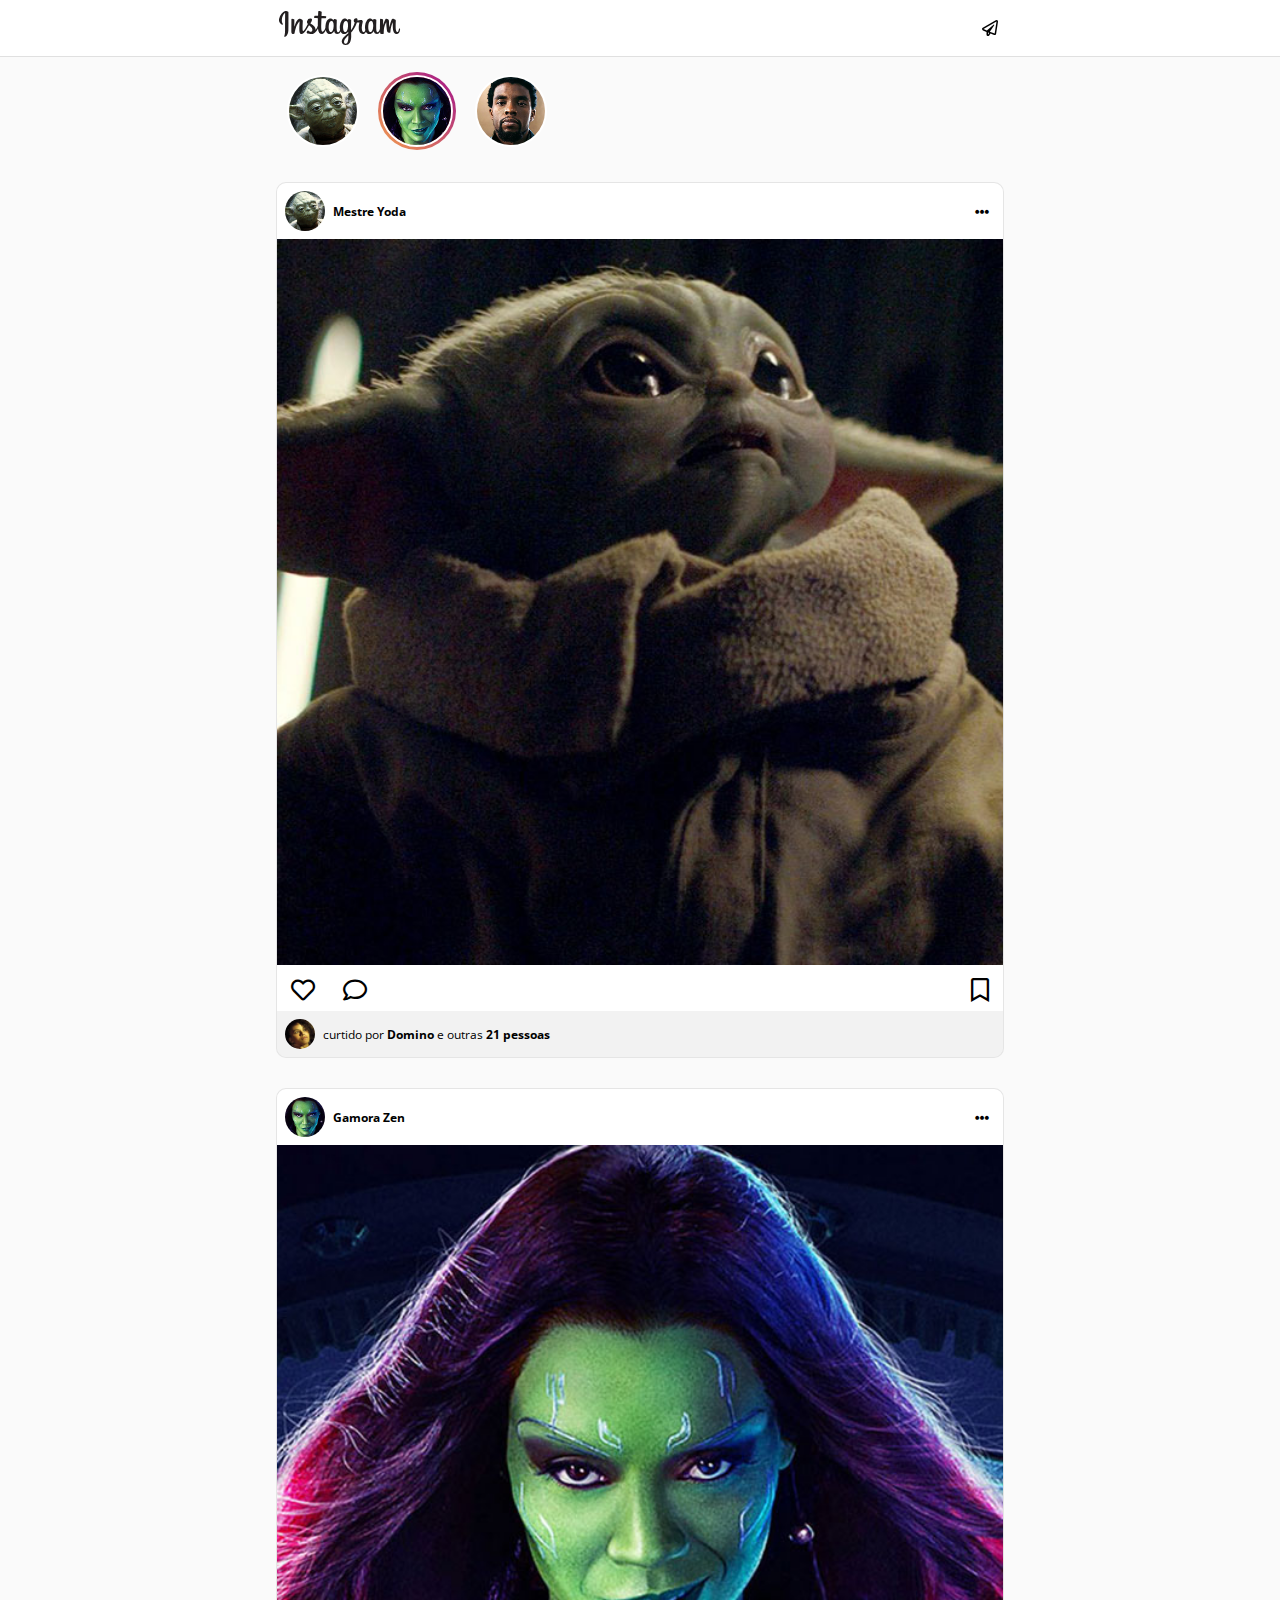
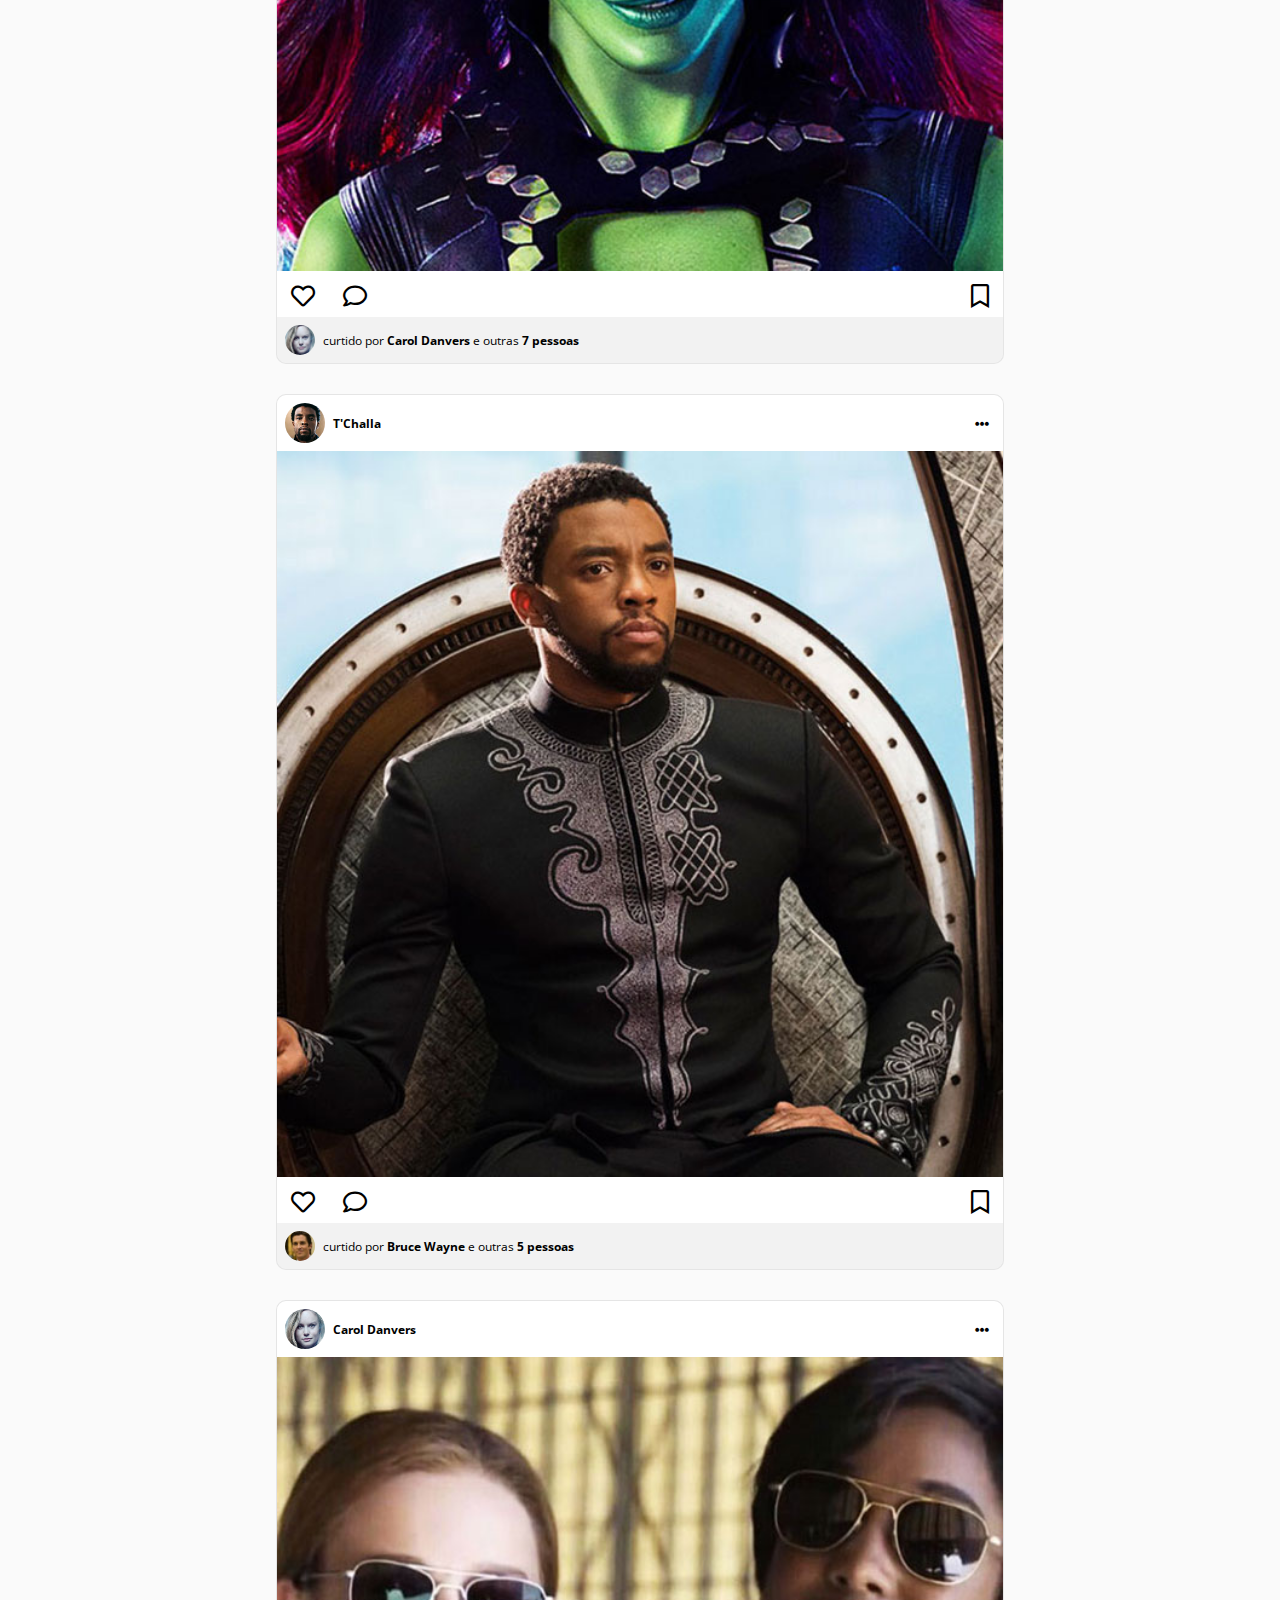
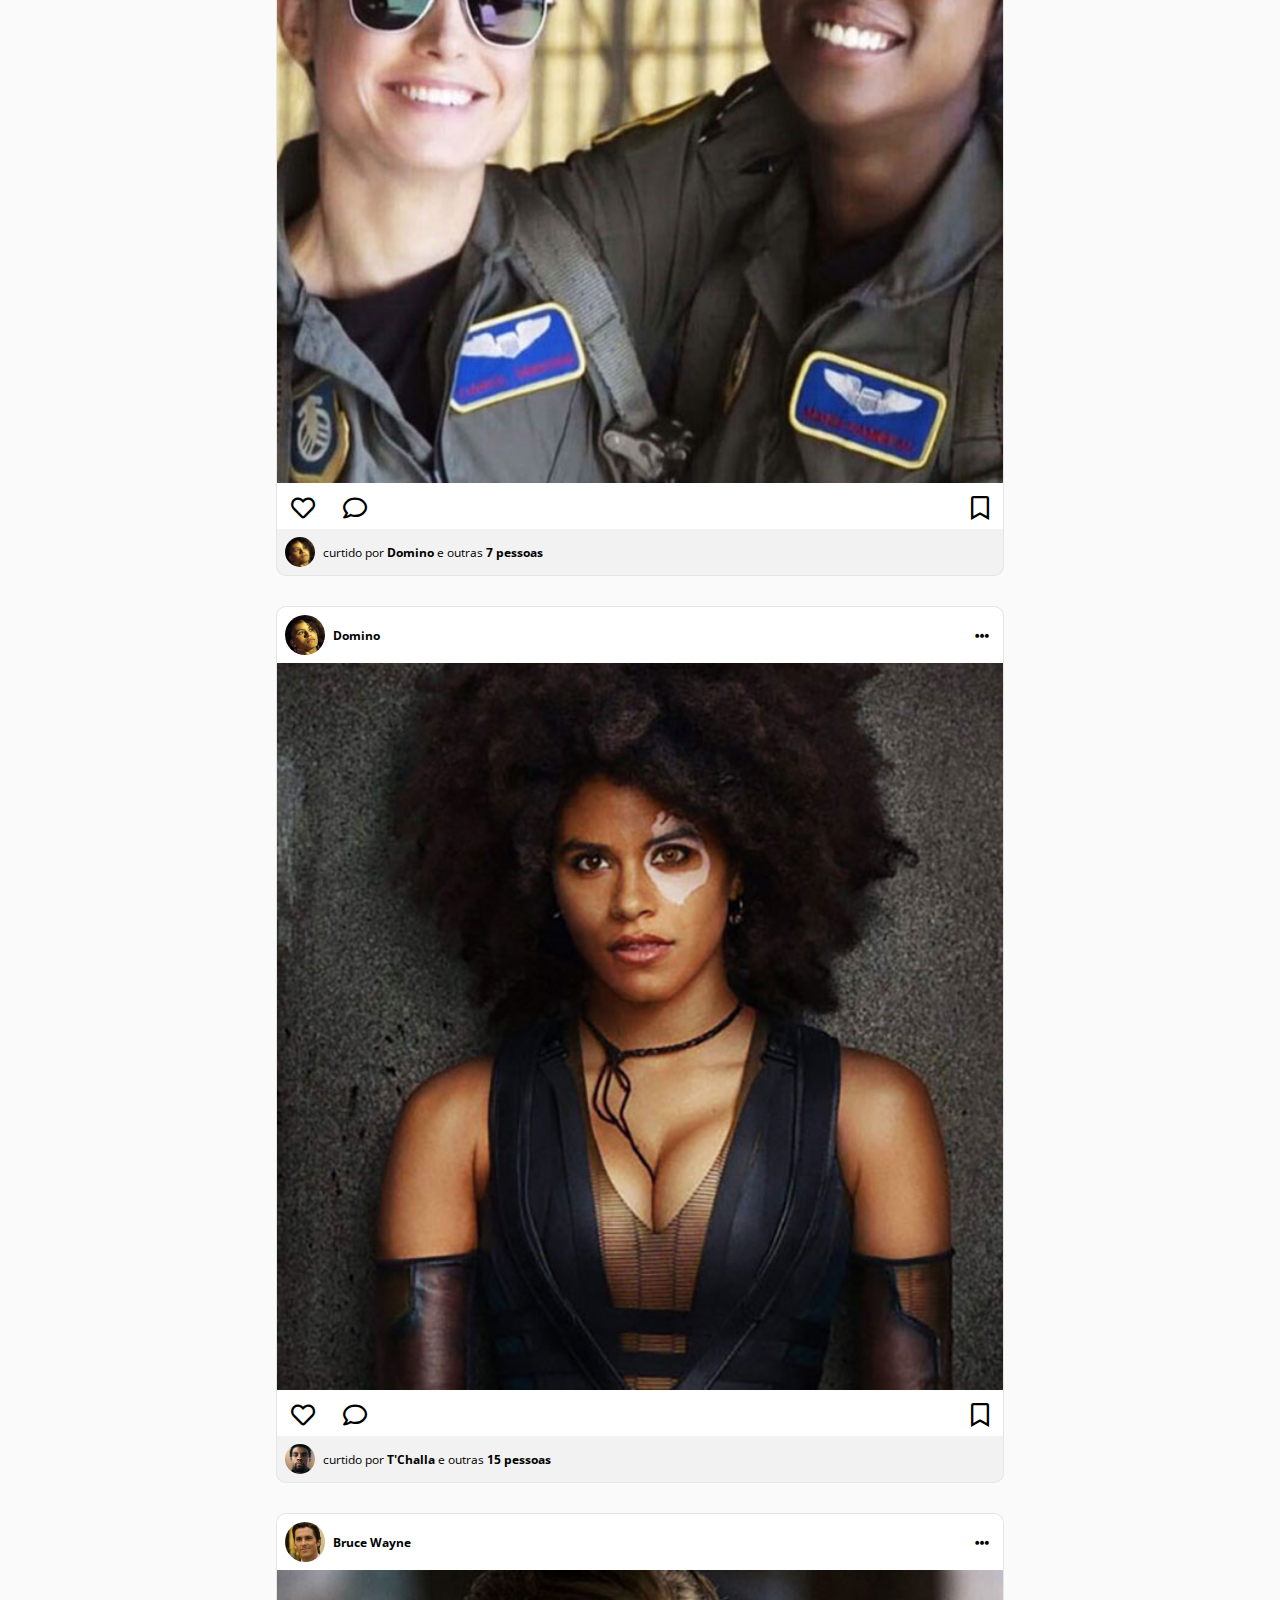
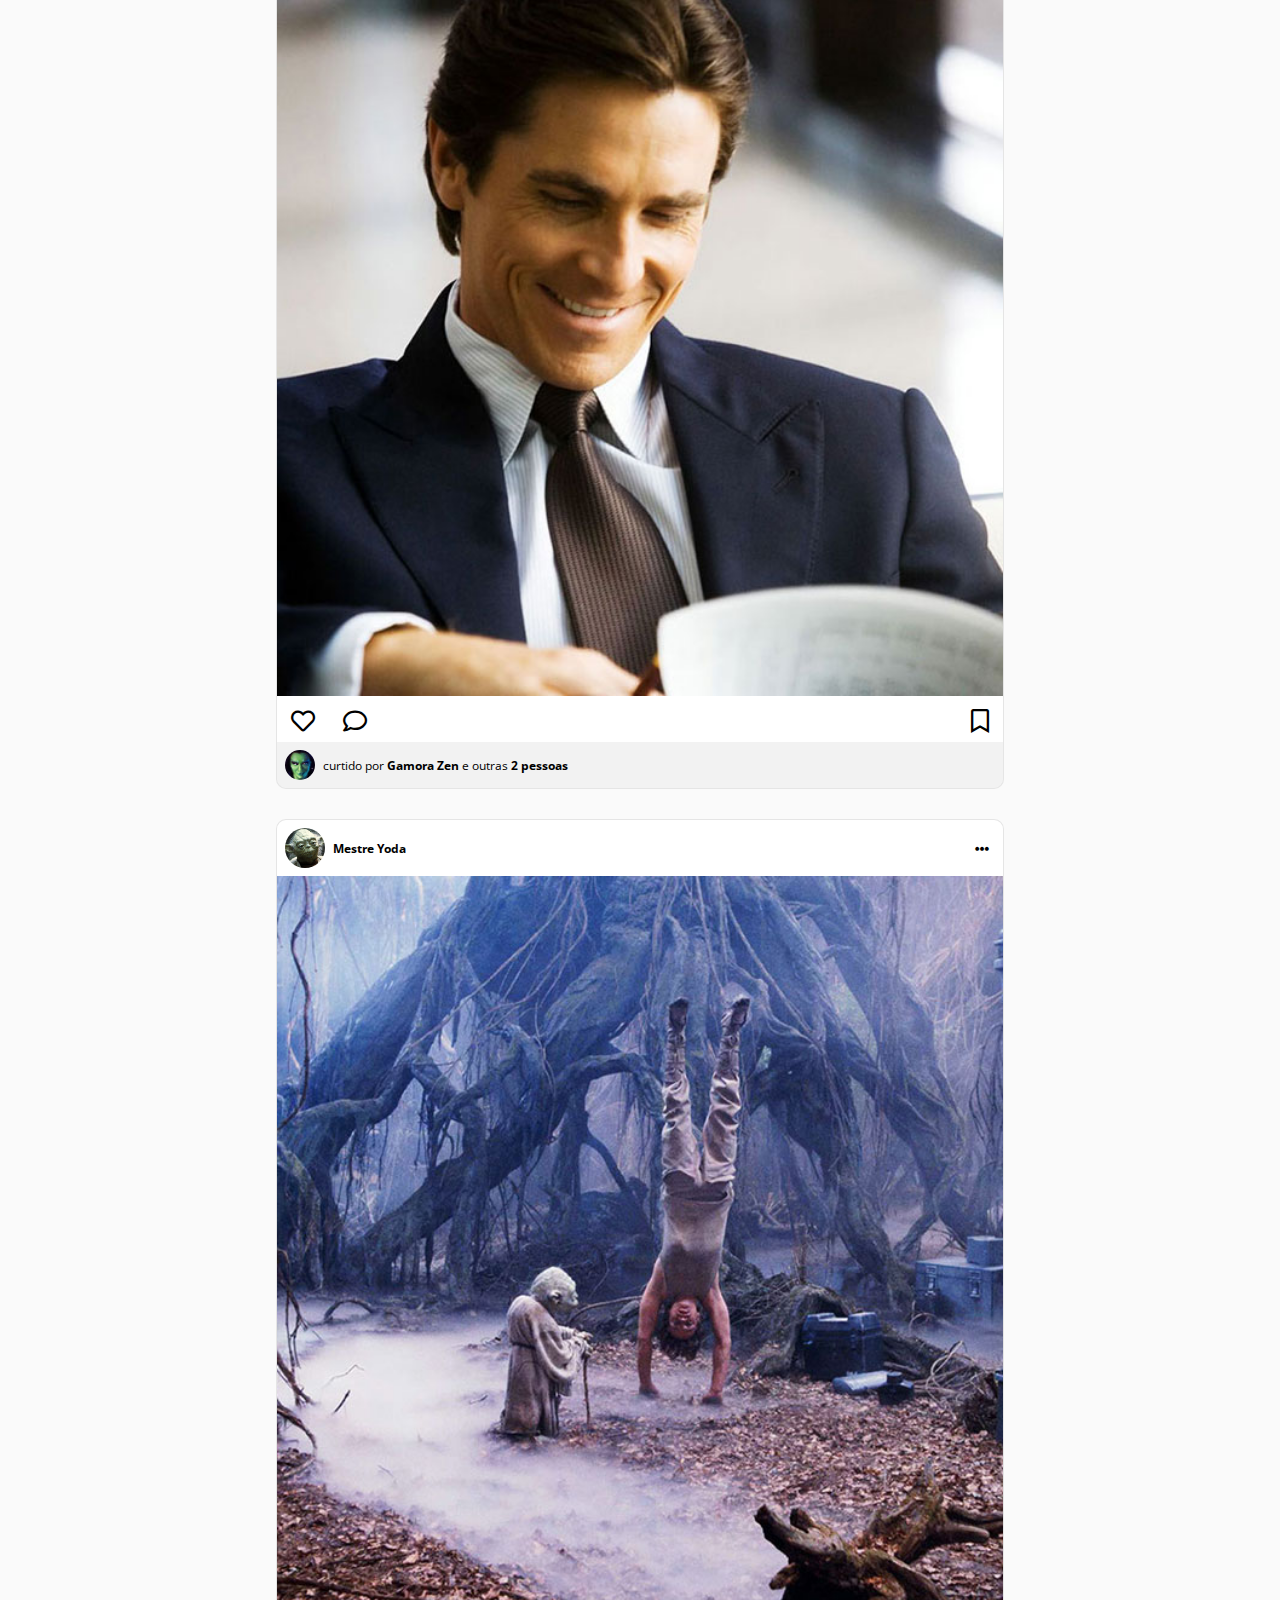
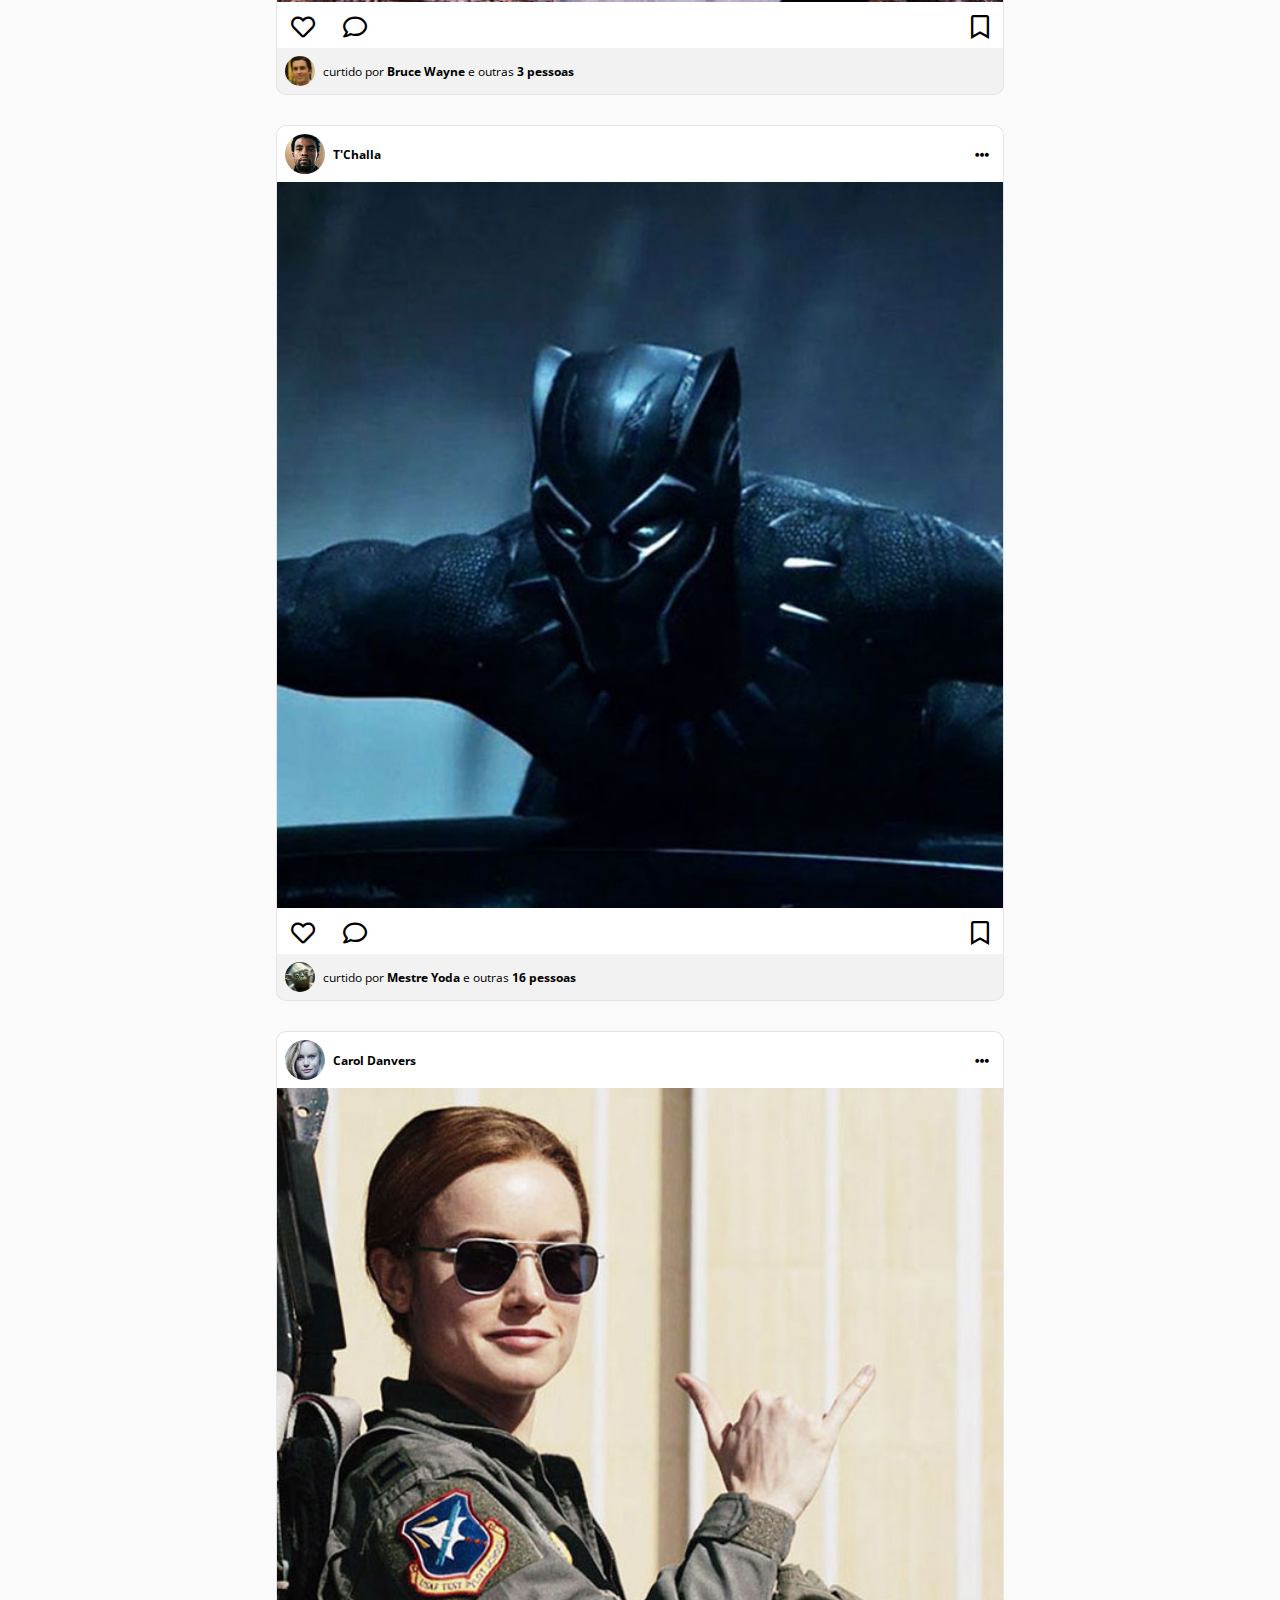
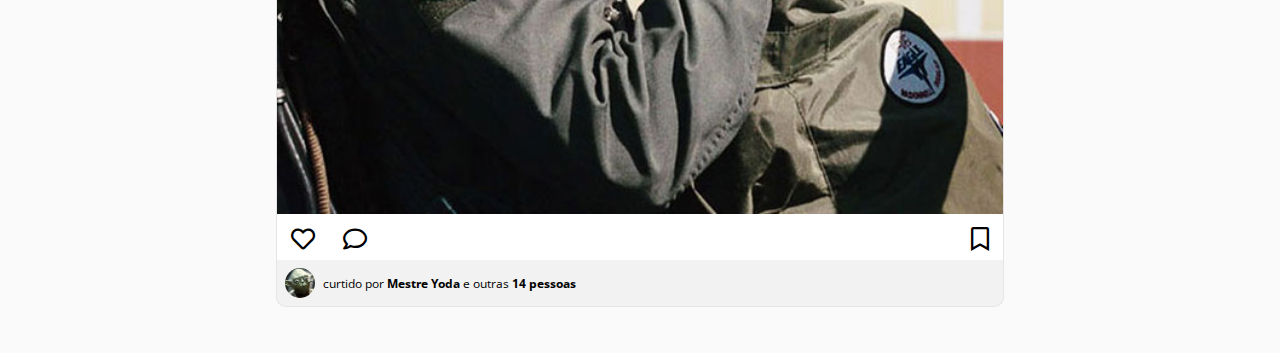
<file: MÓDULO 2/instagram/public/index.html>
<!DOCTYPE html>
<html class="no-js" lang="pt-br">
	<head>
		<meta charset="utf-8" />
		<title>Instagram Codenation</title>
		<meta name="description" content="" />
		<link rel="shortcut icon" type="image/png" href="/favicon.png" />
		<meta name="viewport" content="width=device-width, initial-scale=1" />

		<link rel="stylesheet" href="css/normalize.css" />
		<link rel="stylesheet" href="css/fontawesome.min.css" />
		<link rel="stylesheet" href="css/main.css" />
	</head>
	<body>
		<header class="topbar">
			<div class="container">
				<a href="#" class="topbar__logo">
					<img src="img/instagram-logo.svg" alt="Instagram logo">
				</a>

				<button class="topbar__icon">
					<i class="far fa-paper-plane"></i>
				</button>
			</div>
		</header>

		<div class="container">
			<section class="stories">
				<div class="stories__container">
					<a href="#" class="user__thumb">
					<span class="user__thumb__wrapper">
						<img src="img/profiles/yoda/yoda-profile.jpg" alt="">
					</span>
					</a>

					<a href="#" class="user__thumb user__thumb--hasNew">
					<span class="user__thumb__wrapper">
						<img src="img/profiles/gamora/gamora-profile.jpg" alt="">
					</span>
					</a>

					<a href="#" class="user__thumb">
					<span class="user__thumb__wrapper">
						<img src="img/profiles/black-panther/black-panther-profile.jpg" alt="">
					</span>
					</a>
				</div>
			</section>
		</div>

		<div class="container">
			<section class="feed">
				<article class="post">
					<header class="post__header">
						<div class="user">
						<a href="#" class="user__thumb">
							<img src="img/profiles/yoda/yoda-profile.jpg" alt="">
						</a>

						<a href="#" class="user__name">Mestre Yoda</a>
						</div>

						<button class="post__context">
						<i class="fas fa-ellipsis-h"></i>
						</button>
					</header>

					<figure class="post__figure">
						<img src="img/profiles/yoda/yoda-1.jpg" alt="">
					</figure>

					<nav class="post__controls" aria-labelledby="post__controls">
						<button class="post__control">
						<i class="far fa-heart"></i>
						</button>

						<button class="post__control">
						<i class="far fa-comment"></i>
						</button>

						<button class="post__control">
						<i class="far fa-bookmark"></i>
						</button>
					</nav>

					<div class="post__status">
						<div class="user">
						<a href="#" class="user__thumb">
							<img src="img/profiles/domino/domino-profile.jpg" alt="">
						</a>

						<span>
						curtido por <a href="#">Domino</a> e outras <a href="#">21 pessoas</a>
						</span>
						</div>
					</div>
				</article>

				<article class="post">
					<header class="post__header">
						<div class="user">
						<a href="#" class="user__thumb">
							<img src="img/profiles/gamora/gamora-profile.jpg" alt="">
						</a>

						<a href="#" class="user__name">Gamora Zen</a>
						</div>

						<button class="post__context">
						<i class="fas fa-ellipsis-h"></i>
						</button>
					</header>

					<figure class="post__figure">
						<img src="img/profiles/gamora/gamora-1.jpg" alt="">
					</figure>

					<nav class="post__controls" aria-labelledby="post__controls">
						<button class="post__control">
						<i class="far fa-heart"></i>
						</button>

						<button class="post__control">
						<i class="far fa-comment"></i>
						</button>

						<button class="post__control">
						<i class="far fa-bookmark"></i>
						</button>
					</nav>

					<div class="post__status">
						<div class="user">
						<a href="#" class="user__thumb">
							<img src="img/profiles/carol/carol-profile.jpg" alt="">
						</a>

						<span>
						curtido por <a href="#">Carol Danvers</a> e outras <a href="#">7 pessoas</a>
						</span>
						</div>
					</div>
				</article>

				<article class="post">
				<header class="post__header">
					<div class="user">
					<a href="#" class="user__thumb">
						<img src="img/profiles/black-panther/black-panther-profile.jpg" alt="">
					</a>

					<a href="#" class="user__name">T'Challa</a>
					</div>

					<button class="post__context">
					<i class="fas fa-ellipsis-h"></i>
					</button>
				</header>

				<figure class="post__figure">
					<img src="img/profiles/black-panther/black-panther-3.jpg" alt="">
				</figure>

				<nav class="post__controls" aria-labelledby="post__controls">
					<button class="post__control">
					<i class="far fa-heart"></i>
					</button>

					<button class="post__control">
					<i class="far fa-comment"></i>
					</button>

					<button class="post__control">
					<i class="far fa-bookmark"></i>
					</button>
				</nav>

				<div class="post__status">
					<div class="user">
					<a href="#" class="user__thumb">
						<img src="img/profiles/bruce/bruce-profile.jpg" alt="">
					</a>

					<span>
					curtido por <a href="#">Bruce Wayne</a> e outras <a href="#">5 pessoas</a>
					</span>
					</div>
				</div>
				</article>

				<article class="post">
				<header class="post__header">
					<div class="user">
					<a href="#" class="user__thumb">
						<img src="img/profiles/carol/carol-profile.jpg" alt="">
					</a>

					<a href="#" class="user__name">Carol Danvers</a>
					</div>

					<button class="post__context">
					<i class="fas fa-ellipsis-h"></i>
					</button>
				</header>

				<figure class="post__figure">
					<img src="img/profiles/carol/carol-6.jpg" alt="">
				</figure>

				<nav class="post__controls" aria-labelledby="post__controls">
					<button class="post__control">
					<i class="far fa-heart"></i>
					</button>

					<button class="post__control">
					<i class="far fa-comment"></i>
					</button>

					<button class="post__control">
					<i class="far fa-bookmark"></i>
					</button>
				</nav>

				<div class="post__status">
					<div class="user">
					<a href="#" class="user__thumb">
						<img src="img/profiles/domino/domino-profile.jpg" alt="">
					</a>

					<span>
					curtido por <a href="#">Domino</a> e outras <a href="#">7 pessoas</a>
					</span>
					</div>
				</div>
				</article>

				<article class="post">
				<header class="post__header">
					<div class="user">
					<a href="#" class="user__thumb">
						<img src="img/profiles/domino/domino-profile.jpg" alt="">
					</a>

					<a href="#" class="user__name">Domino</a>
					</div>

					<button class="post__context">
					<i class="fas fa-ellipsis-h"></i>
					</button>
				</header>

				<figure class="post__figure">
					<img src="img/profiles/domino/domino-2.jpg" alt="">
				</figure>

				<nav class="post__controls" aria-labelledby="post__controls">
					<button class="post__control">
					<i class="far fa-heart"></i>
					</button>

					<button class="post__control">
					<i class="far fa-comment"></i>
					</button>

					<button class="post__control">
					<i class="far fa-bookmark"></i>
					</button>
				</nav>

				<div class="post__status">
					<div class="user">
					<a href="#" class="user__thumb">
						<img src="img/profiles/black-panther/black-panther-profile.jpg" alt="">
					</a>

					<span>
					curtido por <a href="#">T'Challa</a> e outras <a href="#">15 pessoas</a>
					</span>
					</div>
				</div>
				</article>

				<article class="post">
				<header class="post__header">
					<div class="user">
					<a href="#" class="user__thumb">
						<img src="img/profiles/bruce/bruce-profile.jpg" alt="">
					</a>

					<a href="#" class="user__name">Bruce Wayne</a>
					</div>

					<button class="post__context">
					<i class="fas fa-ellipsis-h"></i>
					</button>
				</header>

				<figure class="post__figure">
					<img src="img/profiles/bruce/bruce-2.jpg" alt="">
				</figure>

				<nav class="post__controls" aria-labelledby="post__controls">
					<button class="post__control">
					<i class="far fa-heart"></i>
					</button>

					<button class="post__control">
					<i class="far fa-comment"></i>
					</button>

					<button class="post__control">
					<i class="far fa-bookmark"></i>
					</button>
				</nav>

				<div class="post__status">
					<div class="user">
					<a href="#" class="user__thumb">
						<img src="img/profiles/gamora/gamora-profile.jpg" alt="">
					</a>

					<span>
					curtido por <a href="#">Gamora Zen</a> e outras <a href="#">2 pessoas</a>
					</span>
					</div>
				</div>
				</article>
				
				<article class="post">
					<header class="post__header">
					<div class="user">
						<a href="#" class="user__thumb">
						<img src="img/profiles/yoda/yoda-profile.jpg" alt="">
						</a>
		
						<a href="#" class="user__name">Mestre Yoda</a>
					</div>
		
					<button class="post__context">
						<i class="fas fa-ellipsis-h"></i>
					</button>
					</header>
		
					<figure class="post__figure">
					<img src="img/profiles/yoda/yoda-4.jpg" alt="">
					</figure>
		
					<nav class="post__controls" aria-labelledby="post__controls">
					<button class="post__control">
						<i class="far fa-heart"></i>
					</button>
		
					<button class="post__control">
						<i class="far fa-comment"></i>
					</button>
		
					<button class="post__control">
						<i class="far fa-bookmark"></i>
					</button>
					</nav>
		
					<div class="post__status">
					<div class="user">
						<a href="#" class="user__thumb">
						<img src="img/profiles/bruce/bruce-profile.jpg" alt="">
						</a>
		
						<span>
						curtido por <a href="#">Bruce Wayne</a> e outras <a href="#">3 pessoas</a>
					</span>
					</div>
					</div>
				</article>

				<article class="post">
					<header class="post__header">
					<div class="user">
						<a href="#" class="user__thumb">
						<img src="img/profiles/black-panther/black-panther-profile.jpg" alt="">
						</a>
		
						<a href="#" class="user__name">T'Challa</a>
					</div>
		
					<button class="post__context">
						<i class="fas fa-ellipsis-h"></i>
					</button>
					</header>
		
					<figure class="post__figure">
					<img src="img/profiles/black-panther/black-panther-6.jpg" alt="">
					</figure>
		
					<nav class="post__controls" aria-labelledby="post__controls">
					<button class="post__control">
						<i class="far fa-heart"></i>
					</button>
		
					<button class="post__control">
						<i class="far fa-comment"></i>
					</button>
		
					<button class="post__control">
						<i class="far fa-bookmark"></i>
					</button>
					</nav>
		
					<div class="post__status">
					<div class="user">
						<a href="#" class="user__thumb">
						<img src="img/profiles/yoda/yoda-profile.jpg" alt="">
						</a>
		
						<span>
						curtido por <a href="#">Mestre Yoda</a> e outras <a href="#">16 pessoas</a>
					</span>
					</div>
					</div>
				</article>

				<article class="post">
				<header class="post__header">
					<div class="user">
					<a href="#" class="user__thumb">
						<img src="img/profiles/carol/carol-profile.jpg" alt="">
					</a>

					<a href="#" class="user__name">Carol Danvers</a>
					</div>

					<button class="post__context">
					<i class="fas fa-ellipsis-h"></i>
					</button>
				</header>

				<figure class="post__figure">
					<img src="img/profiles/carol/carol-1.jpg" alt="">
				</figure>

				<nav class="post__controls" aria-labelledby="post__controls">
					<button class="post__control">
					<i class="far fa-heart"></i>
					</button>

					<button class="post__control">
					<i class="far fa-comment"></i>
					</button>

					<button class="post__control">
					<i class="far fa-bookmark"></i>
					</button>
				</nav>

				<div class="post__status">
					<div class="user">
					<a href="#" class="user__thumb">
						<img src="img/profiles/yoda/yoda-profile.jpg" alt="">
					</a>

					<span>
					curtido por <a href="#">Mestre Yoda</a> e outras <a href="#">14 pessoas</a>
					</span>
					</div>
				</div>
				</article>
			</section>
		</div>
	</body>
</html>
</file>
<file: MÓDULO 2/instagram/public/css/main.css>
@import url('https://fonts.googleapis.com/css?family=Open+Sans:400,700&display=swap');

*,
*:after,
*:before {
	box-sizing: border-box;
}

html {
	font-size: 10px;
}

body {
	padding-top: 56px;
	font-family: 'Open Sans', sans-serif;
	background-color: #FAFAFA;
	color: #000;
}

a {
	text-decoration: none;
	color: #000;
	font-weight: bold;
}

button {
	background-color: transparent;
	border: none;
	box-shadow: none;
	outline: none;
}

.container {
	width: 100%;
	margin: 0 auto;
}

@media screen and (min-width: 728px) {
	.container {
		width: 728px;
	}
}

.topbar {
	backface-visibility: hidden;
	background-color: white;
	left: 0;
	padding: 8px 16px;
	position: fixed;
	top: 0;
	width: 100%;
	box-shadow: 0 1px 0 rgba(0, 0, 0, .1);
}

.topbar .container {
	display: flex;
	justify-content: space-between;
}

.topbar__logo {
	display: inline-block;
	height: 40px;
}

.topbar__logo img {
	height: 100%;
}

.topbar__icon {
	font-size: 1.6rem;
}

.user__thumb {
	display: flex;
	border-radius: 100%;
	overflow: hidden;
}

.user__thumb__wrapper {
	border-radius: 100%;
	border: 2px solid white;
	display: inline-block;
	overflow: hidden;
}

.user__thumb img {
	height: 100%;
	width: 100%;
}

.user__thumb--hasNew {
	background: linear-gradient(45deg, rgba(245, 160, 77, 1) 0%, rgba(160, 15, 139, 1) 100%);
}

.stories {
	overflow-x: hidden;
	overflow-y: auto;
	width: 100%;
	padding: 16px 0;
}

.stories__container {
	align-items: center;
	display: flex;
	justify-content: flex-start;
	width: 100%;
}

.stories .user__thumb {
	width: 78px;
	height: 78px;
	margin: 0 8px;
	justify-content: center;
	align-items: center;
}

.stories .user__thumb__wrapper {
	height: 72px;
	width: 72px;
}

.feed {
	width: 100%;
	display: flex;
	flex-direction: column;
	padding: 16px;
}

@media screen and (min-width: 728px) {
	.feed {
		padding: 16px 0;
	}
}

.post {
	background-color: white;
	border-radius: 10px;
	border: 1px solid rgba(0, 0, 0, .1);
	display: flex;
	flex-direction: column;
	overflow: hidden;
	margin-bottom: 30px;
}

.post__header {
	align-items: center;
	display: flex;
	justify-content: space-between;
	padding: 8px;
}

.post__header .user {
	display: flex;
	align-items: center;
}

.post__header .user__thumb {
	height: 40px;
	margin-right: 8px;
	width: 40px;
}

.post__header .user__name {
	color: black;
	font-size: 1.2rem;
	font-weight: bold;
	text-decoration: none;
}

.post__context {
	font-size: 1.4rem;
}

.post__figure {
	overflow: hidden;
	margin: 0;
	height: auto;
	width: 100%;
}

.post__figure img {
	width: 100%;
}

.post__controls {
	width: 100%;
	display: flex;
	justify-content: flex-start;
	align-items: center;
	padding: 4px 0;
}

.post__control {
	font-size: 2.4rem;
	margin: 0 8px;
}

.post__control:last-of-type {
	justify-self: flex-end;
	margin-left: auto;
}

.post__status {
	display: flex;
	padding: 8px;
	background-color: rgba(0, 0, 0, 0.05);
}

.post__status .user {
	display: flex;
	justify-content: flex-start;
	align-items: center;
}

.post__status .user span {
	font-size: 1.2rem;
}

.post__status .user__thumb {
	height: 30px;
	width: 30px;
	margin-right: 8px;
}
</file>
